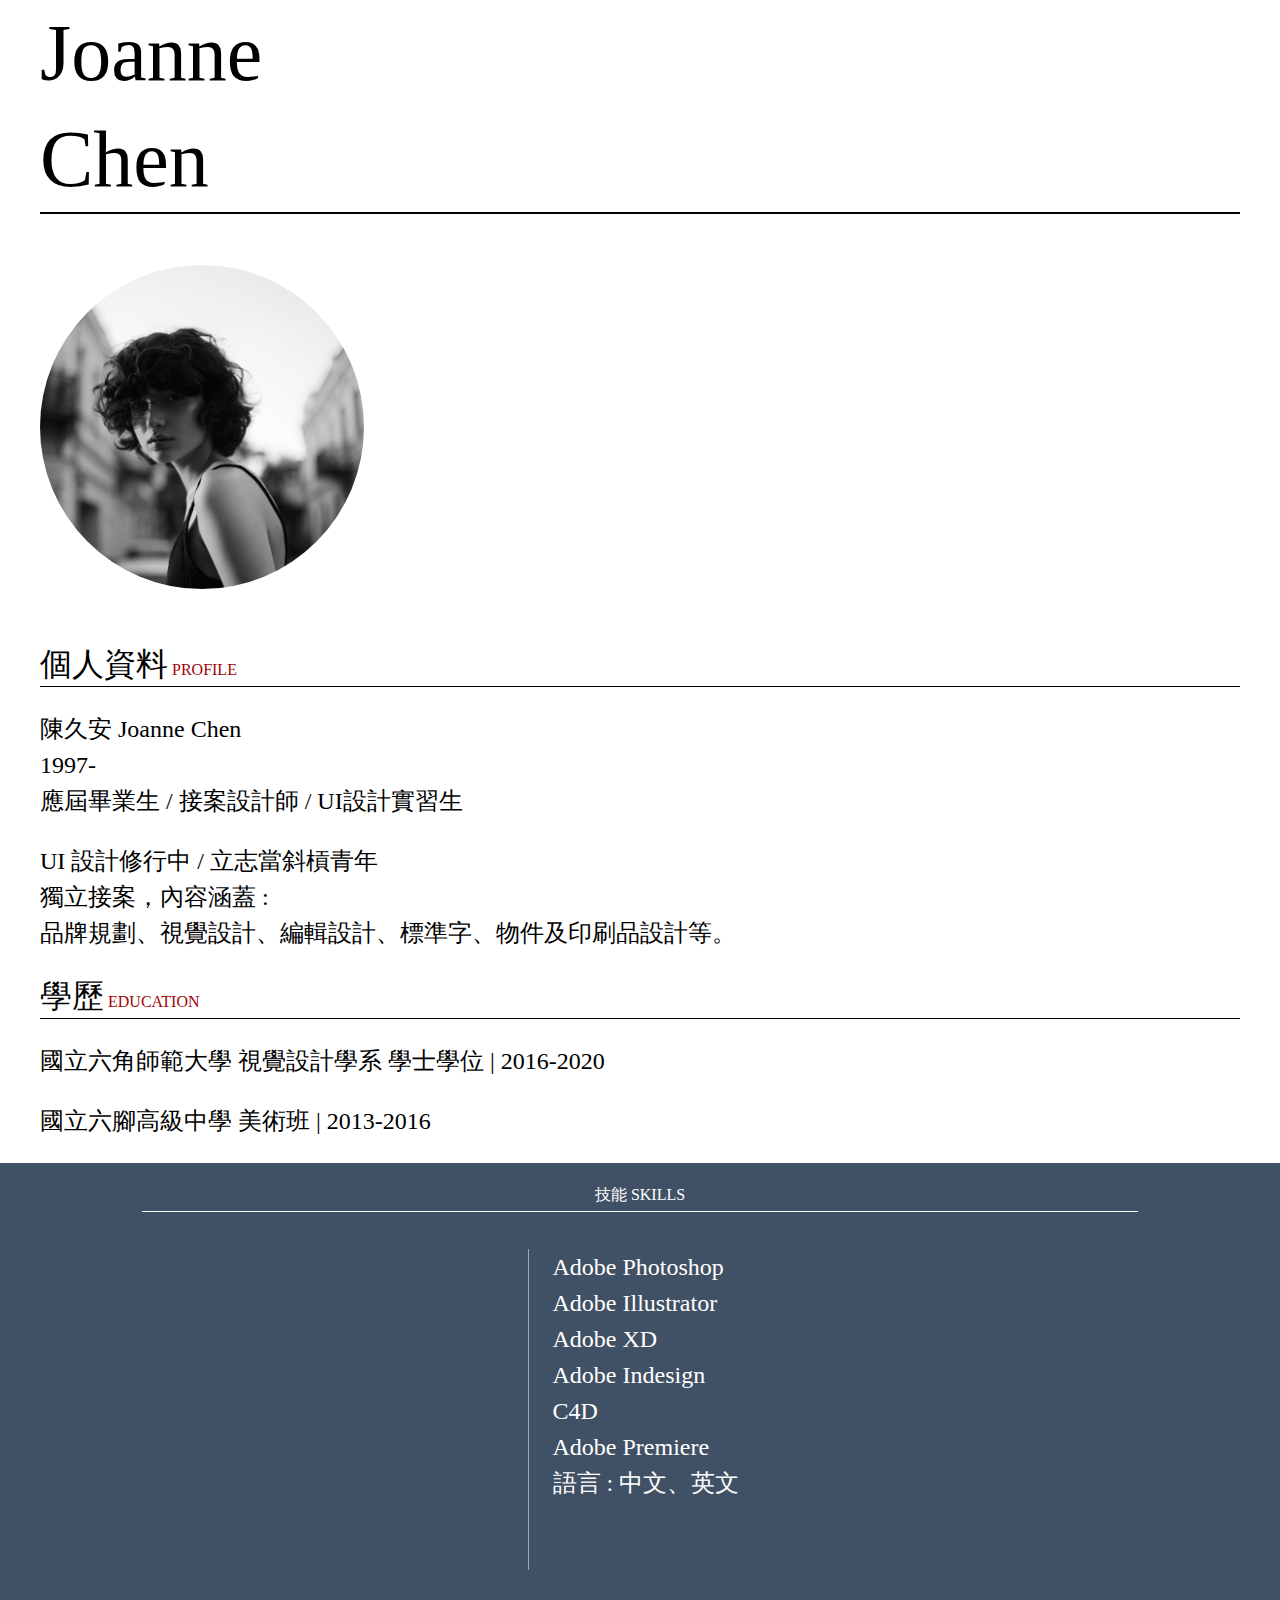
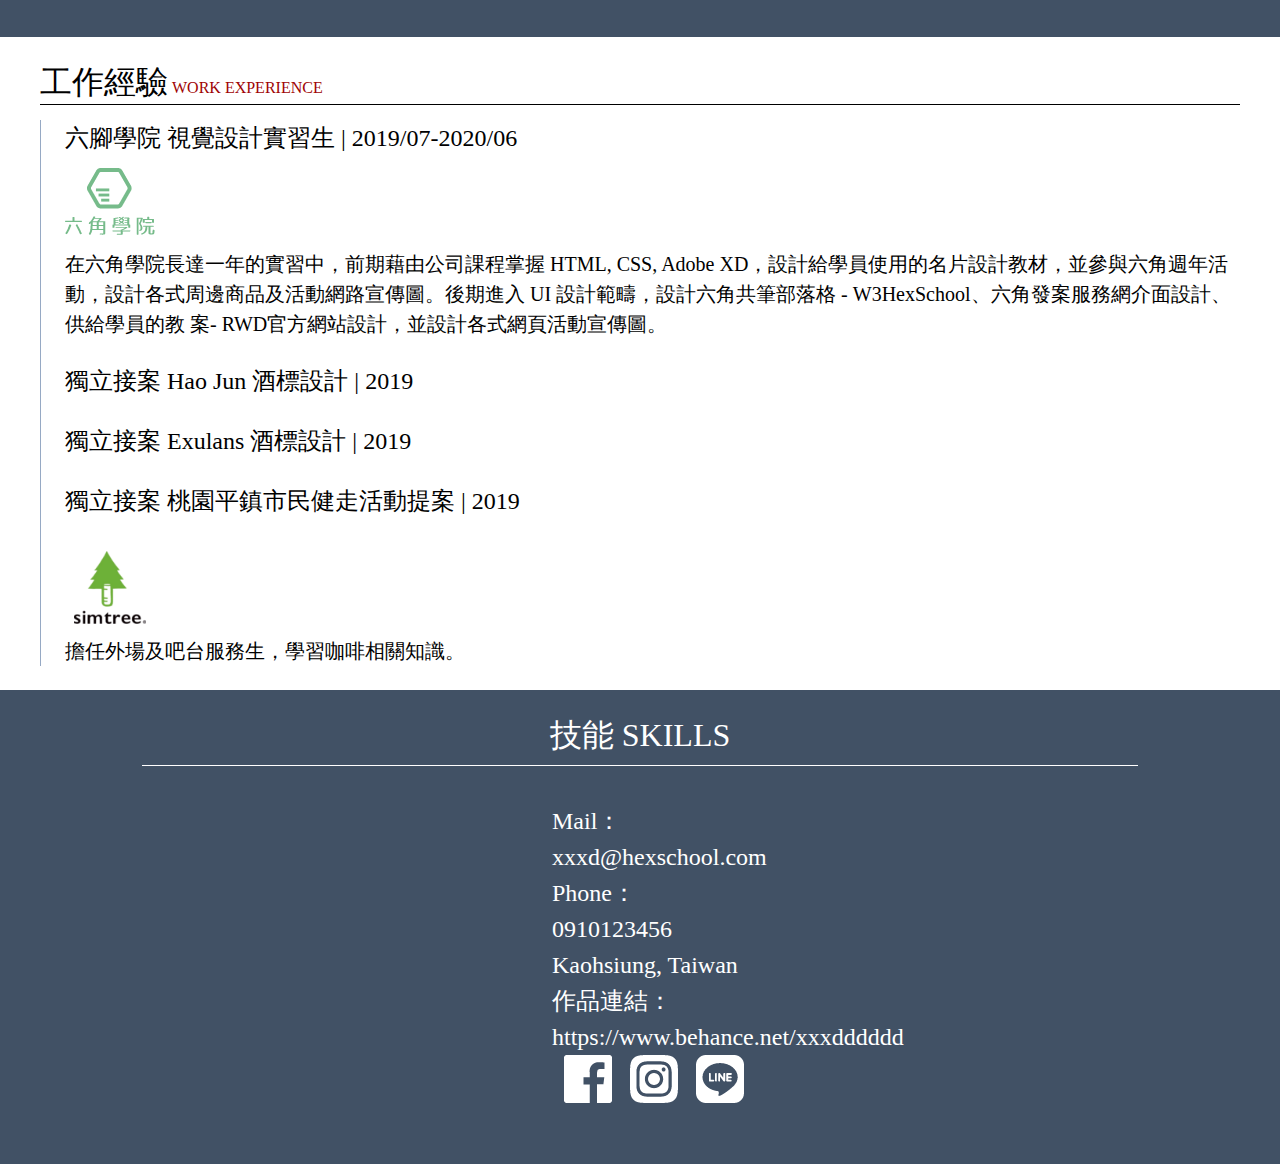
<file: Week1/Resume/index.html>
<!DOCTYPE html>
<html lang="en">
<head>
    <meta charset="UTF-8">
    <meta http-equiv="X-UA-Compatible" content="IE=edge">
    <meta name="viewport" content="width=device-width, initial-scale=1.0">
    <title>Document</title>
    <link rel="stylesheet" href="reset.css">
    <link rel="stylesheet" href="style.css">
</head>
<body>
    <div class="page">
        <div class="resume">
            <div class="namecontainer">
                <div class="name">
                    Joanne Chen
                </div>
            </div>
            <div class="avator">
                <img src="photo-1536180931879-fd2d652efddc.png" alt="">
            </div>

            <!-- 履歷 個人資料段落設定 -->
            <div class="profile">
                <span class="profiletitle">個人資料</span>
                <span class="profilesubtitle">PROFILE</span>
            </div>
            <section class="profiletext">
                <div>陳久安 Joanne Chen</div>
                <div>1997-</div>
                <div>應屆畢業生 / 接案設計師 / UI設計實習生</div>
            </section>
            <section class="profiletext">
                <div>UI 設計修行中 / 立志當斜槓青年</div>
                <div>獨立接案，內容涵蓋 : </div>
                <div>品牌規劃、視覺設計、編輯設計、標準字、物件及印刷品設計等。</div>
            </section>

            <!-- 履歷  學歷段落設定 -->
            <div class="profile">
                <span class="profiletitle">學歷</span>
                <span class="profilesubtitle">EDUCATION</span>
            </div>
            <section class="profiletext">
                <div>國立六角師範大學 視覺設計學系 學士學位 | 2016-2020</div>
            </section>
            <section class="profiletext">
                <div>國立六腳高級中學 美術班 | 2013-2016</div>
            </section>


        </div>
        <div class="skills">
            <div class="skilltitle">技能  SKILLS</div>
            <div class="skillcontent">
                <div>Adobe Photoshop</div>
                <div>Adobe Illustrator</div>
                <div>Adobe XD</div>
                <div>Adobe Indesign</div>
                <div>C4D</div>
                <div>Adobe Premiere</div>
                <div>語言 : 中文、英文</div>
            </div>
        </div>

        <!-- 工作經驗 -->
        <div class="work">
            <div class="profile">
                <span class="profiletitle">工作經驗</span>
                <span class="profilesubtitle">WORK EXPERIENCE</span>
            </div>
            <div class="experience">
                <div class="exptitle">六腳學院 視覺設計實習生 | 2019/07-2020/06</div>
                <div>
                    <img src="./Group 7.png" alt="">
                </div>
                <div class="describe">
                    在六角學院長達一年的實習中，前期藉由公司課程掌握 HTML, CSS, Adobe XD，設計給學員使用的名片設計教材，並參與六角週年活動，設計各式周邊商品及活動網路宣傳圖。後期進入 UI 設計範疇，設計六角共筆部落格 - W3HexSchool、六角發案服務網介面設計、供給學員的教 案- RWD官方網站設計，並設計各式網頁活動宣傳圖。
                </div>
                <ul>
                    <li>獨立接案 Hao Jun 酒標設計 | 2019</li>
                    <li>獨立接案 Exulans 酒標設計 | 2019</li>
                    <li>獨立接案 桃園平鎮市民健走活動提案 | 2019</li>
                </ul>
                <div>
                    <img src="./Group 8.png" alt="">
                </div>
                <div style="font: normal normal normal 20px/30px Noto Sans">擔任外場及吧台服務生，學習咖啡相關知識。</div>
            </div>
        </div>
        <!-- contact area -->
        <div class="contact">
            <div class="contacttitle">技能  SKILLS</div>
            <div class="contactcontent">
                <div>Mail：xxxd@hexschool.com</div>
                <div>Phone：0910123456</div>
                <div>Kaohsiung, Taiwan</div>
                <div>作品連結：https://www.behance.net/xxxdddddd</div>
                <div>
                    <img class="icon"  src="./facebook.png" alt="">
                    <img class="icon"  src="./instagram-alt.png" alt="">
                    <img class="icon" src="./line.png" alt="">
                </div>
            </div>
        </div>
    </div>
</body>
</html>
</file>
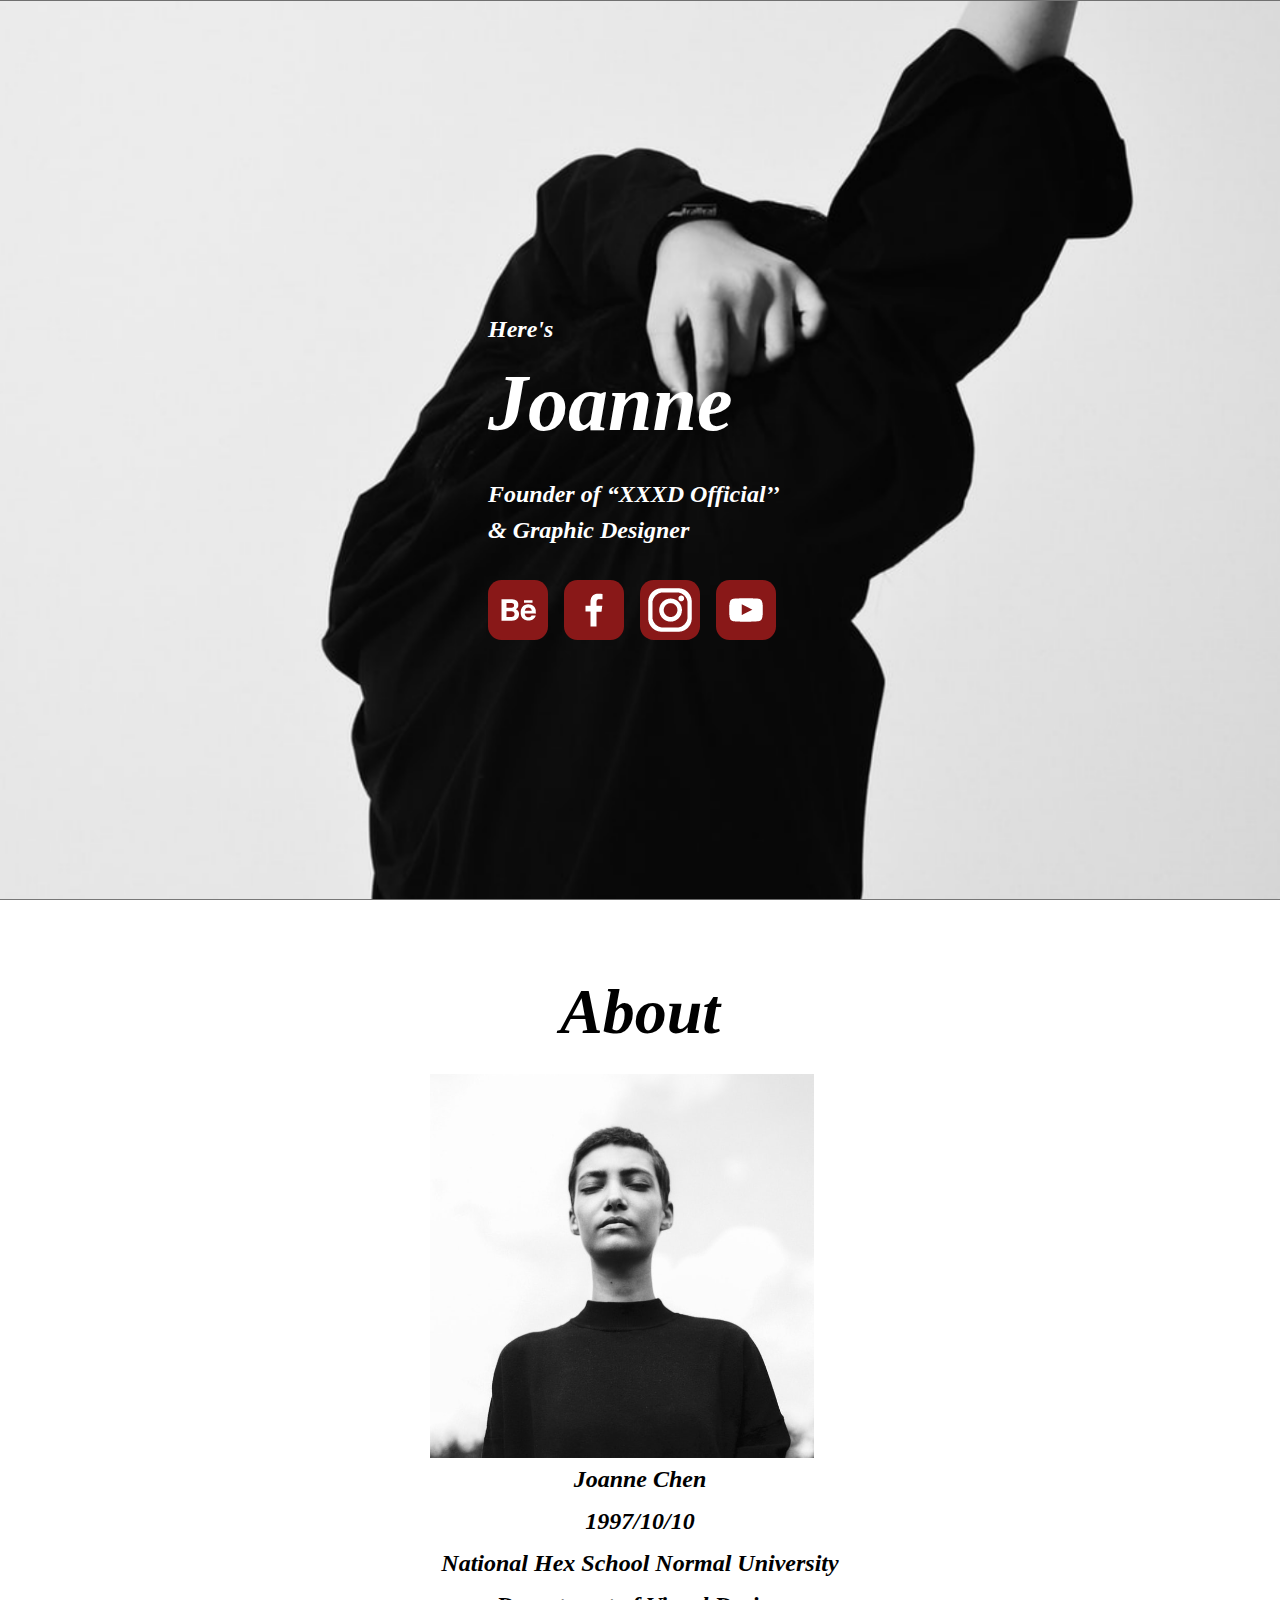
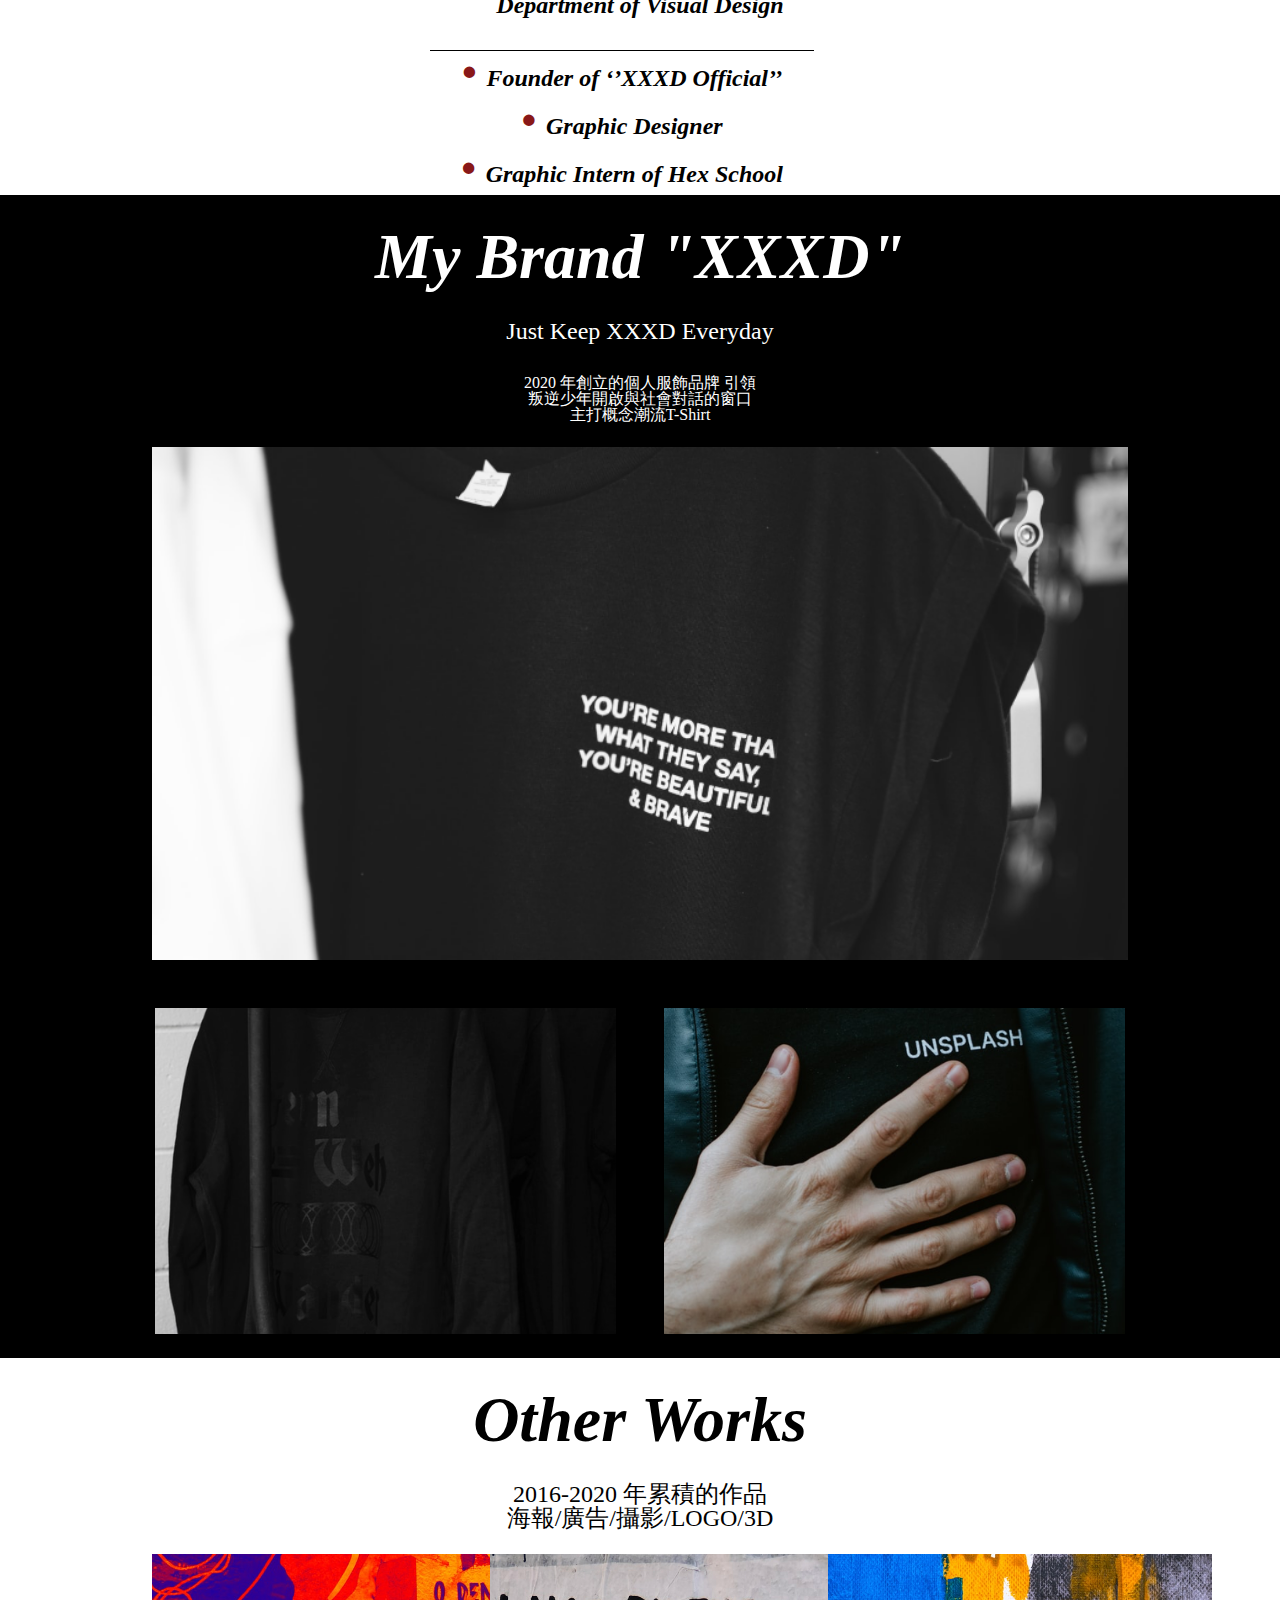
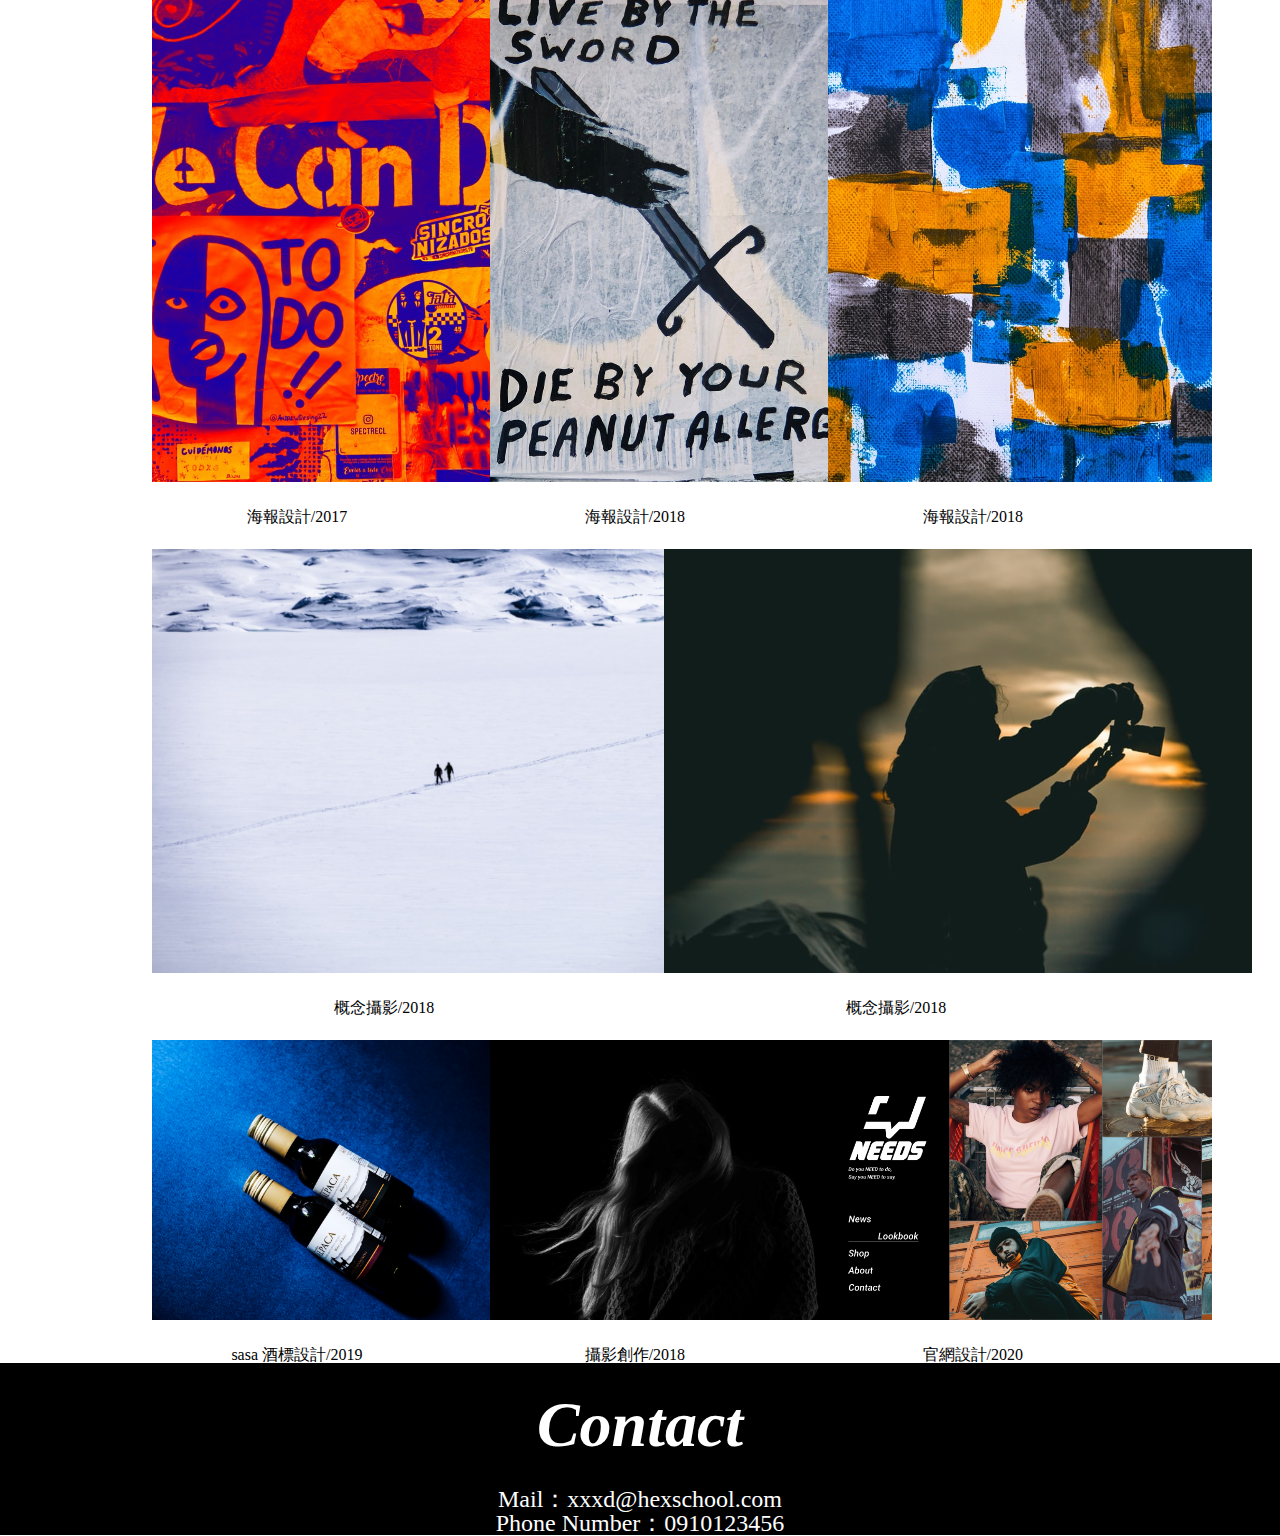
<file: Week2/homepage/index.html>
<!DOCTYPE html>
<html lang="en">
<head>
    <meta charset="UTF-8">
    <meta http-equiv="X-UA-Compatible" content="IE=edge">
    <meta name="viewport" content="width=device-width, initial-scale=1.0">
    <link rel="stylesheet" href="./reset.css">
    <link rel="stylesheet" href="./style.css">
</head>
<body>
    
    <!-- header 區塊 -->
    <div class="d-flex header">
        <div>
            <div class="slogan">Here's</div>
            <div class="name">Joanne</div>
            <div class="description d-flex">Founder of “XXXD Official’’ & Graphic Designer</div>
            <ul class="d-flex icon">
                <li class="icon"><img src="./img/iconfinder_18_social_2609550.png" alt=""> </li>
                <li class="icon"><img src="./img/iconfinder_1_social_2609541.png" alt=""></li>
                <li class="icon"><img src="./img/iconfinder_25_social_2609558.png" alt="" srcset=""></li>
                <li class="icon"><img src="./img/iconfinder_6_social_2609577.png" alt="" srcset=""></li>
            </ul>
        </div>
    </div>
    <!-- 關於我區塊元素 -->
    <div class="d-flex about">
        <div>
            <div class="title">About</div>
            <div class="avator"></div>
            <ul>
                <li class="profile">Joanne Chen</li>
                <li class="profile">1997/10/10</li>
                <li class="profile">National Hex School Normal University Department of Visual Design</li>
            </ul>
            <ul class="block">
                <li class="job">Founder of ‘’XXXD Official’’</li>
                <li class="job">Graphic Designer</li>
                <li class="job">Graphic Intern of Hex School</li>
            </ul>
        </div>
    </div>

    <!-- My brand -->
    <div class="d-flex brand">
        <div>
            <div class="title">My Brand "XXXD"</div>
            <div class="subtitle">Just Keep XXXD Everyday</div>
            <div class="branddesc">
                <div class="brandcenter">
                    2020 年創立的個人服飾品牌 引領叛逆少年開啟與社會對話的窗口 主打概念潮流T-Shirt
                </div>
            </div>
            <div class="d-fcenter">
                <div class="d-flex"  style="flex-wrap: wrap; justify-content: center; width: 1024px;">
                    <img class="imgpd" style="width:100%;" src="./img/photo-brand1.png" alt="">
                    <img class="imgpd" style="width:45%" src="./img/photo-brand2.png" alt="">
                    <img class="imgpd" style="width:45%" src="./img/photo-brand3.png" alt="">
                </div>
            </div>

        </div>
    </div>

    <!-- Other works -->

    <div class="works">
        <div style="width:1024px;">
            <div class="title">Other Works</div>
            <div class="subtitle">2016-2020 年累積的作品</div>
            <div class="subtitle">海報/廣告/攝影/LOGO/3D</div>
            <ul class="d-flex" style="flex-wrap: wrap;">
                <li style="width:33%;">
                    <div class="workpng"><img src="./img/work1.png" alt=""></div>
                    <div class="d-fcenter">海報設計/2017</div>
                </li>
                <li style="width:33%;">
                    <div  class="workpng"><img src="./img/work2.png" alt=""></div>
                    <div class="d-fcenter">海報設計/2018</div>
                </li>
                <li style="width:33%;">
                    <div  class="workpng"><img src="./img/work3.png" alt=""></div>
                    <div class="d-fcenter">海報設計/2018</div>
                </li>

                <li style="width:50%;">
                    <div class="workpng"><img src="./img/work4.png" alt=""></div>
                    <div class="d-fcenter">概念攝影/2018</div>
                </li>
                <li style="width:50%;">
                    <div  class="workpng"><img src="./img/work5.png" alt=""></div>
                    <div class="d-fcenter">概念攝影/2018</div>
                </li>
                <li style="width:33%;">
                    <div  class="workpng"><img src="./img/work6.png" alt=""></div>
                    <div class="d-fcenter">sasa 酒標設計/2019</div>
                </li>
                <li style="width:33%;">
                    <div  class="workpng"><img src="./img/work7.png" alt=""></div>
                    <div class="d-fcenter">攝影創作/2018</div>
                </li>
                <li style="width:33%;">
                    <div  class="workpng"><img src="./img/work8.png" alt=""></div>
                    <div class="d-fcenter">官網設計/2020</div>
                </li>
            </ul>
        </div>
    </div>

    <!-- contact -->
    <div class="contact">
        <div>
            <div class="title">Contact</div>
            <div class="subtitle">Mail：xxxd@hexschool.com</div>
            <div class="subtitle">Phone Number：0910123456</div>
        </div>
    </div>
</body>
</html>
</file>
<file: Week1/Resume/style.css>
.page{
    width: 100%;
}
.resume{
    width: 1200px;
    margin: 0 auto;
}
.namecontainer{
    width: 1200px;
    border-bottom: 2px solid #000;
}
.name{
    top: 37px;
    left: 360px;
    width: 264px;
    height: 212px;
    text-align: left;
    font: normal normal normal 80px/106px Roboto;
    letter-spacing: 0px;
    color: #000000;
    opacity: 1;
}
.avator{
    margin-top: 51px;
    margin-bottom: 51px;
}
.profile{
    border-bottom: 1px solid #000;
}
.profiletext{
    text-align: left;
    font: normal normal normal 24px/36px Noto Sans;
    letter-spacing: 0px;
    color: #000000;
    opacity: 1;
    margin-top: 24px;
    margin-bottom: 24px;
}
.profiletitle{
    text-align: left;
    font: normal normal normal 32px/43px Noto Sans;
    letter-spacing: 0px;
    color: #000000;
    opacity: 1;
}

.profilesubtitle{
    text-align: left;
    font: normal normal medium 24px/32px Roboto;
    letter-spacing: 0px;
    color: #A00404;
    opacity: 1;
}

.skills{
    height: 474px;
    background: #415165 0% 0% no-repeat padding-box;
    opacity: 1;
}
.skilltitle{
    width: 996px;
    margin: 0 auto;
    border-bottom: 1px solid #FFFFFF;
    text-align: center;
    font: normal normal normal 32/43px PingFang TC;
    letter-spacing: 0px;
    color: #FFFFFF;
    opacity: 1;
    padding-top: 24px;
    padding-bottom: 8px;
}

.skillcontent{
    margin: 0 auto;
    margin-top: 37px;
    margin-bottom: 37px;
    border-left: 1px solid #96A9C4;
    width: 200px;
    height: 321px;
    padding-left: 24px;
    font: normal normal 300 24px/36px Roboto;
    letter-spacing: 0px;
    color: #FFFFFF;
    opacity: 1;
}


.work{
    width: 1200px;
    margin: 0 auto;
    margin-top: 24px;
    margin-bottom: 24px;
}

.experience{
    padding-left: 24px;
    border-left: 1px solid #96A9C4;
    margin-top: 15px;
}

.exptitle{
    font: normal normal normal 24px/36px Noto Sans;

}

.describe{
    font: normal normal normal 20px/30px Noto Sans;
}

li{
    font: normal normal normal 24px/36px Noto Sans;
    margin-top: 24px;
    margin-bottom: 24px;
}


.contact{
    height: 474px;
    background: #415165 0% 0% no-repeat padding-box;
    opacity: 1;
}
.contacttitle{
    width: 996px;
    margin: 0 auto;
    border-bottom: 1px solid #FFFFFF;
    text-align: center;
    font: normal normal normal 32px/43px Noto Sans;
    letter-spacing: 0px;
    color: #FFFFFF;
    opacity: 1;
    padding-top: 24px;
    padding-bottom: 8px;
}

.contactcontent{
    margin: 0 auto;
    margin-top: 37px;
    margin-bottom: 37px;
    width: 200px;
    height: 321px;
    padding-left: 24px;
    font: normal normal 300 24px/36px Roboto;
    letter-spacing: 0px;
    color: #FFFFFF;
    opacity: 1;
}

.icon{
    margin-left: 12px;
}
</file>
<file: Week2/homepage/style.css>
.d-flex{
    display: flex;
}
.d-fcenter{
    display: flex;
    justify-content: center;
}
.header{
    display: flex;
    height: 950px;
    background: url(./img/photo-1552393700-42696fb89bfa.png) no-repeat center center fixed;
    background-size: cover;
    justify-content: center;
    align-items: center;
}

.slogan{
    font: italic normal bold 24px/42px Roboto;
    letter-spacing: 0px;
    color: #FFFFFF;
    opacity: 1;
}

.name{
    font: italic normal 900 80px/106px Roboto;
    color:#fff;
}

.description{
    padding-top: 20px;
    flex-wrap: wrap;
    width: 300px;
    font: italic normal bold 24px/36px Roboto;
    color: #FFFFFF;
    opacity: 1;
}

.icon{
    padding-top: 16px;
}

ul.icon > li {
    padding-right: 16px;
} 

.about{
    justify-content: center;
}

.title{
    display: flex;
    justify-content: center;
    font: italic normal 
    bold 64px/84px Roboto;
    padding: 20px 0px;
}

.avator{
    height: 384px;
    width: 384px;
    background: url(./img/photo-1551852922-003865d4a3ba.png) ;
}
.profile{
    font: italic normal bold 24px/42px Roboto;
    text-align: center;
    width: 420px;
}
.block{
    margin-top: 24px;
    width: 384px;
    border-top: 1px solid;
}

.job::before{

    content: "\2022";
    color:#891818;
    font-size: 42px;
    width: 45px;
    margin-right: 10px;
}

.job{
    font: italic normal bold 24px/42px Roboto;
    text-align: center;
}
.brand{
    justify-content: center;
    background: #000000 0% 0% no-repeat padding-box;
    color:#fff;
}
.subtitle{
    text-align: center;
    font-size: 24px;
}
.branddesc{
    margin-top: 32px;
    display: flex;
    justify-content: center;
    /* width: 240px; */
    font: italic normal medium 20px/30px Roboto;
}
.brandcenter{
    text-align: center;
    width: 240px;
}
.imgpd{
    padding: 24px;
}


.works{
    display: flex;
    justify-content: center;
}

.workpng{
    padding: 24px;
}
.contact{
    background-color: #000;
    color: #fff;
    display: flex;
    justify-content: center;
}
</file>
